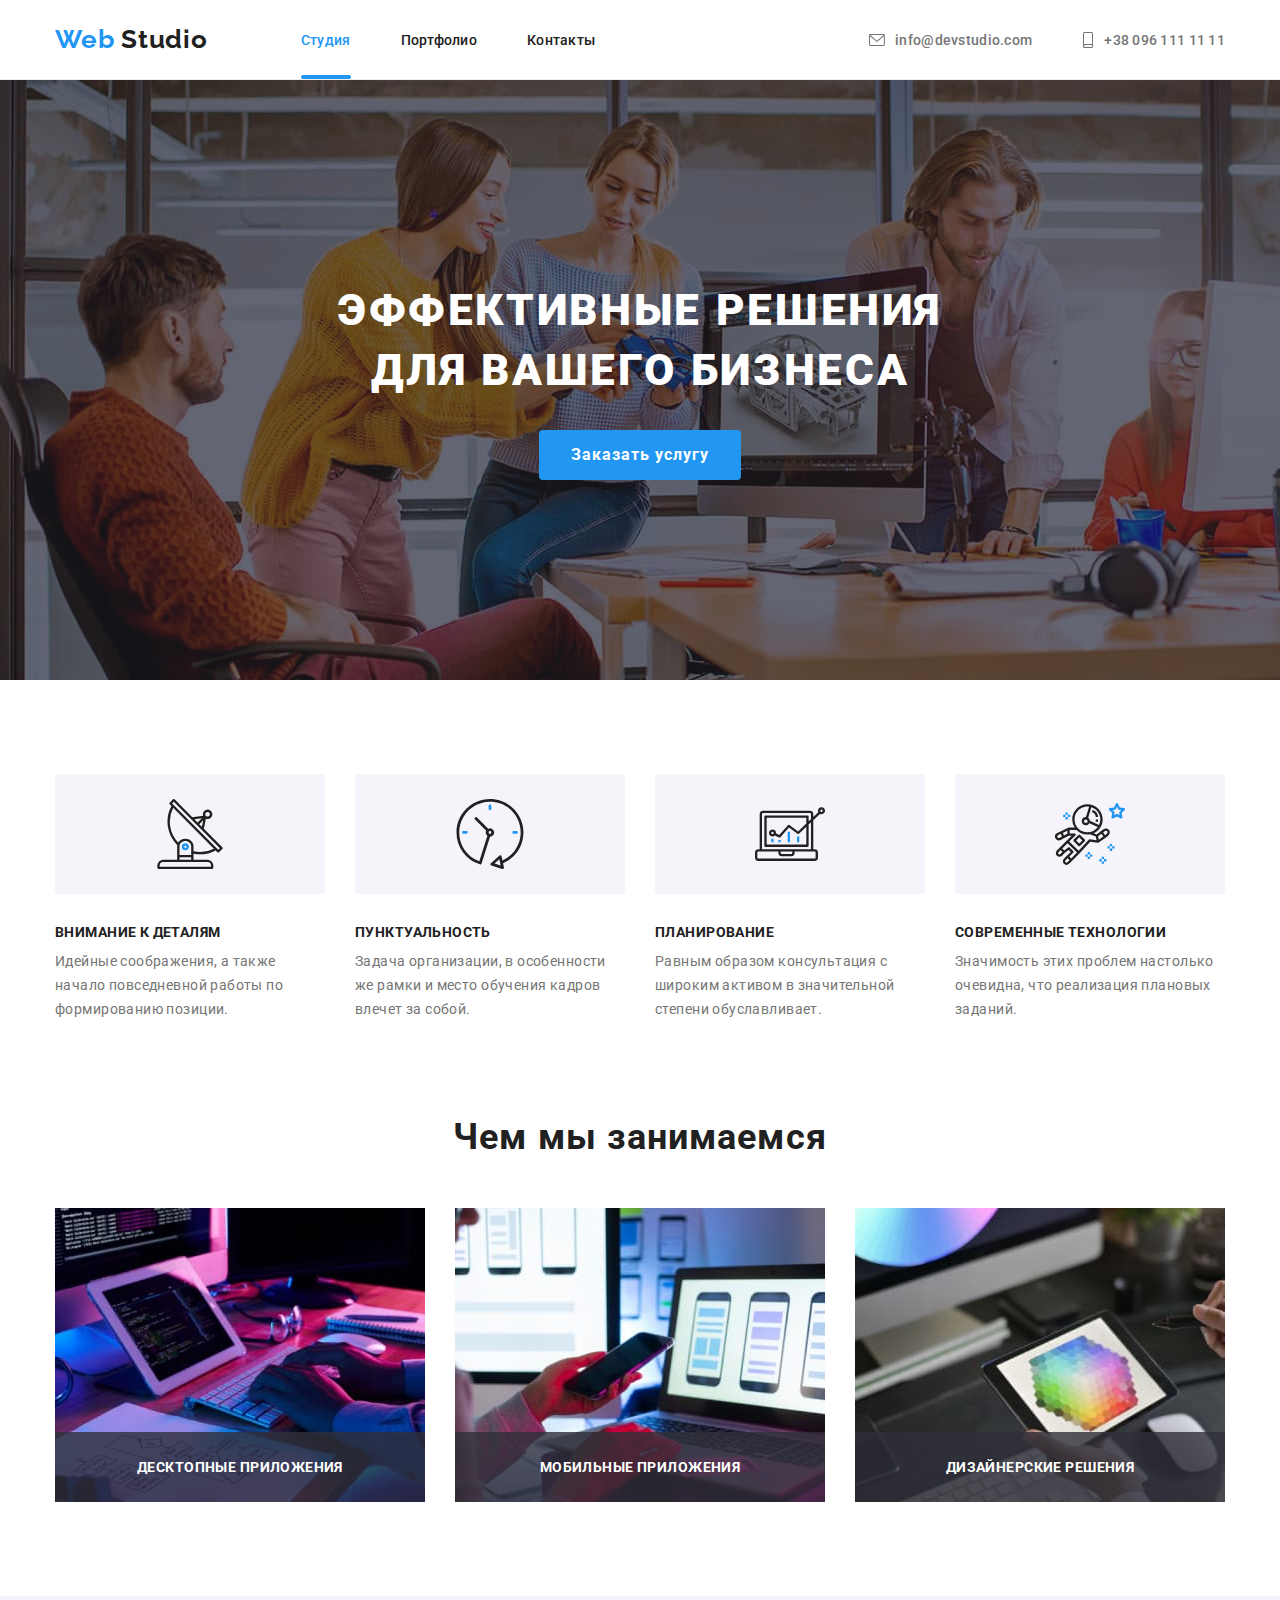
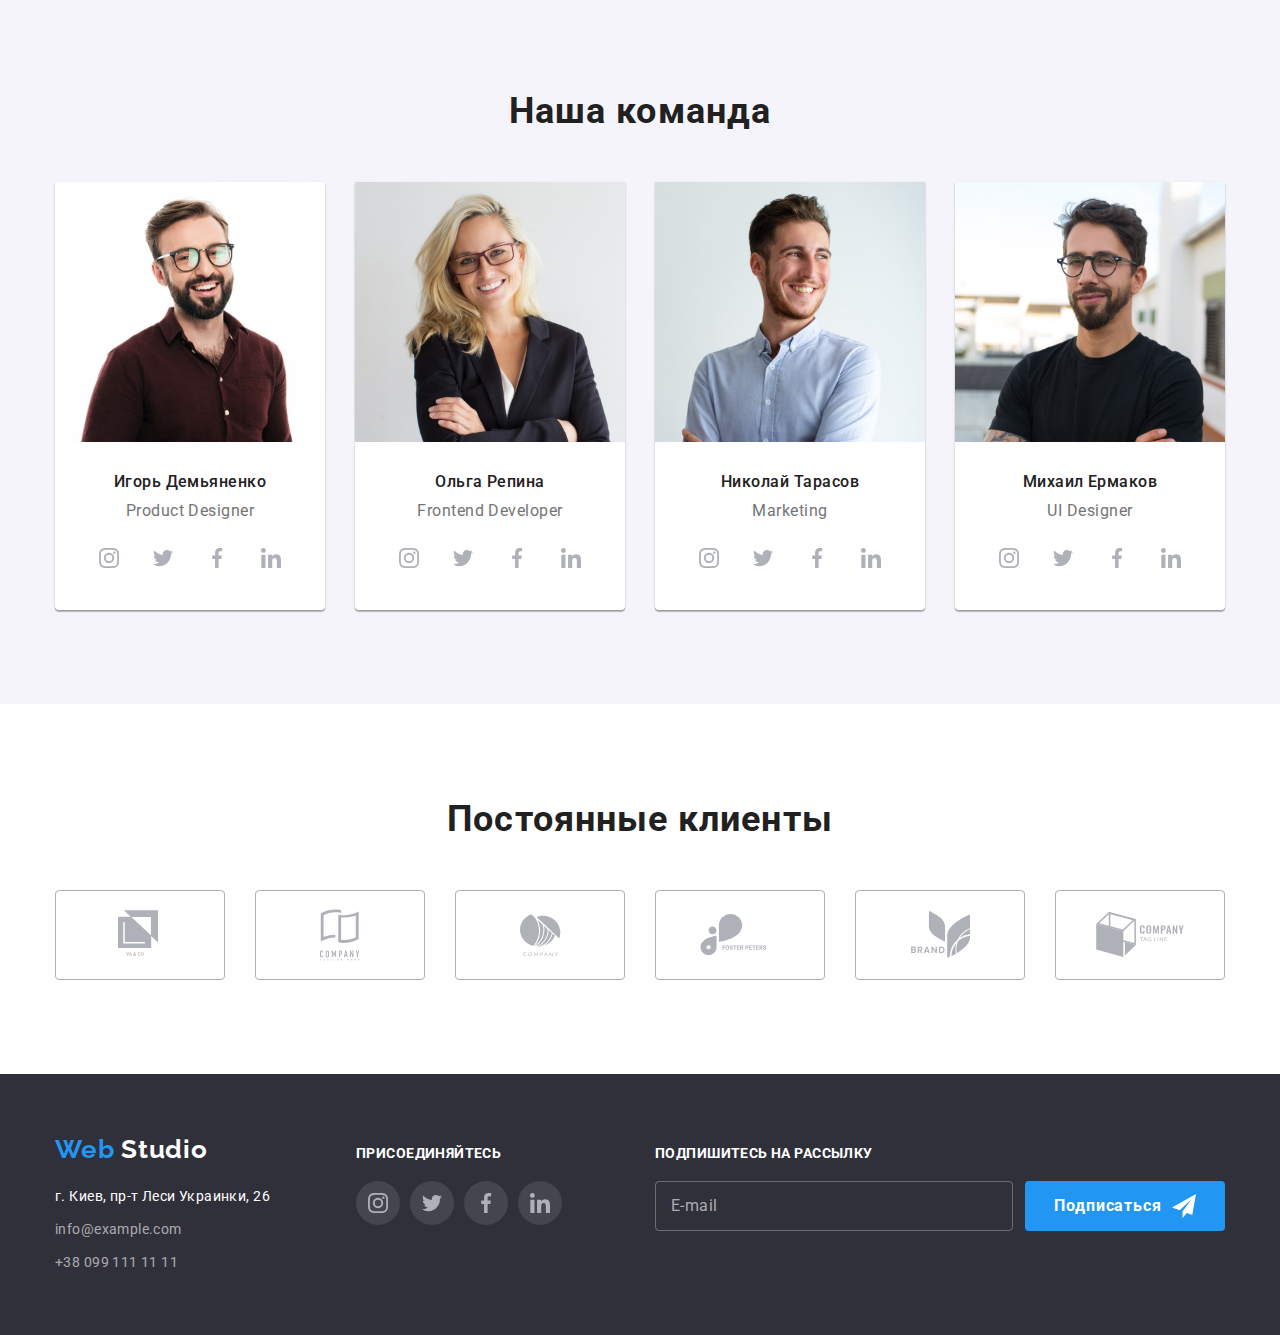
<file: index.html>
<!DOCTYPE html>
<html lang="ru">
  <head>
    <meta charset="UTF-8" />
    <meta name="viewport" content="width=device-width, initial-scale=1.0" />
    <title>Web Studio</title>
    <link rel="preconnect" href="https://fonts.gstatic.com" />
    <link
      href="https://fonts.googleapis.com/css2?family=Raleway:wght@700&family=Roboto:wght@400;500;700;900&display=swap"
      rel="stylesheet"
    />
    <link
      rel="stylesheet"
      href="https://cdnjs.cloudflare.com/ajax/libs/modern-normalize/1.0.0/modern-normalize.min.css"
    />
    <link rel="stylesheet" href="./css/main.min.css" />
  </head>
  <body>
    <header class="header">
      <div class="container">
        <nav class="navigation">
          <a class="logo header-logo link" href="./"
            ><span lang="en" class="logo__decor">Web</span> Studio</a
          >
          <ul class="nav-list list">
            <li class="nav-list__item">
              <a class="navigation__link page link" href="">Студия</a>
            </li>
            <li class="nav-list__item">
              <a class="navigation__link link" href="./portfolio.html">Портфолио</a>
            </li>
            <li class="nav-list__item">
              <a class="navigation__link link" href="">Контакты</a>
            </li>
          </ul>
        </nav>
        <ul class="contacts list">
          <li class="contacts__item">
            <a class="contacts__link link" href="mailto:info@devstudio.com">
              <svg class="contacts__icon mail">
                <use href="./img/sprit-icon.svg#icon-mail"></use>
              </svg>
              info@devstudio.com
            </a>
          </li>
          <li class="contacts__item">
            <a class="contacts__link link" href="tel:+380961111111"
              ><svg class="contacts__icon phone">
                <use href="./img/sprit-icon.svg#icon-smartphone"></use>
              </svg>
              +38 096 111 11 11
            </a>
          </li>
        </ul>
      </div>
    </header>

    <main>
      <!-- ============ HERO ============ -->

      <section class="hero">
        <div class="container">
          <h1 class="hero__title">Эффективные решения для вашего бизнеса</h1>
          <button class="hero__btn button" type="button" data-modal-open>Заказать услугу</button>
        </div>
      </section>

      <!-- ============ ADVANTAGES ============ -->
      <section class="section advantages">
        <div class="container">
          <h2 class="visualli-hidden">Наши преимущества</h2>
          <ul class="advantages-list list">
            <li class="advantages-list__item">
              <div class="box">
                <svg class="box__icon">
                  <use href="./img/sprit-icon.svg#icon-antenna"></use>
                </svg>
              </div>
              <h3 class="advantages-list__title">Внимание к деталям</h3>
              <p class="advantages-list__text">
                Идейные соображения, а также начало повседневной работы по формированию позиции.
              </p>
            </li>
            <li class="advantages-list__item">
              <div class="box">
                <svg class="box__icon">
                  <use href="./img/sprit-icon.svg#icon-clock"></use>
                </svg>
              </div>
              <h3 class="advantages-list__title">Пунктуальность</h3>
              <p class="advantages-list__text">
                Задача организации, в особенности же рамки и место обучения кадров влечет за собой.
              </p>
            </li>
            <li class="advantages-list__item">
              <div class="box">
                <svg class="box__icon">
                  <use href="./img/sprit-icon.svg#icon-diagram"></use>
                </svg>
              </div>
              <h3 class="advantages-list__title">Планирование</h3>
              <p class="advantages-list__text">
                Равным образом консультация с широким активом в значительной степени обуславливает.
              </p>
            </li>
            <li class="advantages-list__item">
              <div class="box">
                <svg class="box__icon">
                  <use href="./img/sprit-icon.svg#icon-astronaut"></use>
                </svg>
              </div>
              <h3 class="advantages-list__title">Современные технологии</h3>
              <p class="advantages-list__text">
                Значимость этих проблем настолько очевидна, что реализация плановых заданий.
              </p>
            </li>
          </ul>
        </div>
      </section>

      <!-- ============ SERVICES ============ -->

      <section class="section services">
        <div class="container">
          <h2 class="title">Чем мы занимаемся</h2>
          <ul class="services-list list">
            <li class="services-list__item">
              <div class="thumb">
                <img
                  class="thumb__img"
                  src="./img/section1/img1.jpg"
                  alt="Набирает код на клавиатуре"
                />
                <p class="thumb__text">Десктопные приложения</p>
              </div>
            </li>
            <li class="services-list__item">
              <div class="thumb">
                <img
                  class="thumb__img"
                  src="./img/section1/img2.jpg"
                  alt="Работа над интерфейсом приложения"
                />
                <p class="thumb__text">Мобильные приложения</p>
              </div>
            </li>
            <li class="services-list__item">
              <div class="thumb">
                <img class="thumb__img" src="./img/section1/img3.jpg" alt="Подбирает оттенок" />
                <p class="thumb__text">Дизайнерские решения</p>
              </div>
            </li>
          </ul>
        </div>
      </section>

      <!-- ============ TEAM ============ -->

      <section class="section team">
        <div class="container">
          <h2 class="title">Наша команда</h2>
          <ul class="team-list list">
            <li class="team-list__item">
              <img
                class="team-list__img"
                src="./img/workers/img1.jpg"
                alt="фото дизайнера"
                width="270"
                height="260"
              />
              <div class="team-card">
                <h3 class="team-card__title">Игорь Демьяненко</h3>
                <p class="team-card__text" lang="en">Product Designer</p>
                <!-- SOCIAL -->
                <ul class="social list">
                  <li class="social__item">
                    <a class="social__link" href=""
                      ><svg class="social__icon">
                        <use href="./img/sprit-icon.svg#icon-instagram"></use>
                      </svg>
                    </a>
                  </li>
                  <li class="social__item">
                    <a class="social__link" href=""
                      ><svg class="social__icon">
                        <use href="./img/sprit-icon.svg#icon-twitter"></use>
                      </svg>
                    </a>
                  </li>
                  <li class="social__item">
                    <a class="social__link" href=""
                      ><svg class="social__icon">
                        <use href="./img/sprit-icon.svg#icon-facebook"></use>
                      </svg>
                    </a>
                  </li>
                  <li class="social__item">
                    <a class="social__link" href=""
                      ><svg class="social__icon">
                        <use href="./img/sprit-icon.svg#icon-linkedin"></use>
                      </svg>
                    </a>
                  </li>
                </ul>
              </div>
            </li>
            <li class="team-list__item">
              <img
                class="team-list__img"
                src="./img/workers/img2.jpg"
                alt="фото разработчика"
                width="270"
                height="260"
              />
              <div class="team-card">
                <h3 class="team-card__title">Ольга Репина</h3>
                <p class="team-card__text" lang="en">Frontend Developer</p>
                <!-- SOCIAL -->
                <ul class="social list">
                  <li class="social__item">
                    <a class="social__link" href=""
                      ><svg class="social__icon">
                        <use href="./img/sprit-icon.svg#icon-instagram"></use>
                      </svg>
                    </a>
                  </li>
                  <li class="social__item">
                    <a class="social__link" href=""
                      ><svg class="social__icon">
                        <use href="./img/sprit-icon.svg#icon-twitter"></use>
                      </svg>
                    </a>
                  </li>
                  <li class="social__item">
                    <a class="social__link" href=""
                      ><svg class="social__icon">
                        <use href="./img/sprit-icon.svg#icon-facebook"></use>
                      </svg>
                    </a>
                  </li>
                  <li class="social__item">
                    <a class="social__link" href=""
                      ><svg class="social__icon">
                        <use href="./img/sprit-icon.svg#icon-linkedin"></use>
                      </svg>
                    </a>
                  </li>
                </ul>
              </div>
            </li>
            <li class="team-list__item">
              <img
                class="team-list__img"
                src="./img/workers/img3.jpg"
                alt="фото маркетолога"
                width="270"
                height="260"
              />
              <div class="team-card">
                <h3 class="team-card__title">Николай Тарасов</h3>
                <p class="team-card__text" lang="en">Marketing</p>
                <!-- SOCIAL -->
                <ul class="social list">
                  <li class="social__item">
                    <a class="social__link" href=""
                      ><svg class="social__icon">
                        <use href="./img/sprit-icon.svg#icon-instagram"></use>
                      </svg>
                    </a>
                  </li>
                  <li class="social__item">
                    <a class="social__link" href=""
                      ><svg class="social__icon">
                        <use href="./img/sprit-icon.svg#icon-twitter"></use>
                      </svg>
                    </a>
                  </li>
                  <li class="social__item">
                    <a class="social__link" href=""
                      ><svg class="social__icon">
                        <use href="./img/sprit-icon.svg#icon-facebook"></use>
                      </svg>
                    </a>
                  </li>
                  <li class="social__item">
                    <a class="social__link" href=""
                      ><svg class="social__icon">
                        <use href="./img/sprit-icon.svg#icon-linkedin"></use>
                      </svg>
                    </a>
                  </li>
                </ul>
              </div>
            </li>
            <li class="team-list__item">
              <img
                class="team-list__img"
                src="./img/workers/img4.jpg"
                alt="фото дизайнера"
                width="270"
                height="260"
              />
              <div class="team-card">
                <h3 class="team-card__title">Михаил Ермаков</h3>
                <p class="team-card__text" lang="en">UI Designer</p>
                <!-- SOCIAL -->
                <ul class="social list">
                  <li class="social__item">
                    <a class="social__link" href=""
                      ><svg class="social__icon">
                        <use href="./img/sprit-icon.svg#icon-instagram"></use>
                      </svg>
                    </a>
                  </li>
                  <li class="social__item">
                    <a class="social__link" href=""
                      ><svg class="social__icon">
                        <use href="./img/sprit-icon.svg#icon-twitter"></use>
                      </svg>
                    </a>
                  </li>
                  <li class="social__item">
                    <a class="social__link" href=""
                      ><svg class="social__icon">
                        <use href="./img/sprit-icon.svg#icon-facebook"></use>
                      </svg>
                    </a>
                  </li>
                  <li class="social__item">
                    <a class="social__link" href="">
                      <svg class="social__icon">
                        <use href="./img/sprit-icon.svg#icon-linkedin"></use>
                      </svg>
                    </a>
                  </li>
                </ul>
              </div>
            </li>
          </ul>
        </div>
      </section>

      <!-- ============ OUR CLIENTS ============ -->

      <section class="section clients">
        <div class="container">
          <h2 class="title">Постоянные клиенты</h2>
          <ul class="clients-list list">
            <li class="clients-list__item">
              <a class="clients-link" href="">
                <svg class="clients-link__icon" width="44.27" height="49.23">
                  <use href="./img/sprit-icon.svg#icon-client1"></use>
                </svg>
              </a>
            </li>
            <li class="clients-list__item">
              <a class="clients-link" href=""
                ><svg class="clients-link__icon" width="40" height="52">
                  <use href="./img/sprit-icon.svg#icon-client2"></use>
                </svg>
              </a>
            </li>
            <li class="clients-list__item">
              <a class="clients-link" href=""
                ><svg class="clients-link__icon" width="41" height="42.6">
                  <use href="./img/sprit-icon.svg#icon-client3"></use>
                </svg>
              </a>
            </li>
            <li class="clients-list__item">
              <a class="clients-link" href=""
                ><svg class="clients-link__icon" width="79.66" height="42">
                  <use href="./img/sprit-icon.svg#icon-client4"></use>
                </svg>
              </a>
            </li>
            <li class="clients-list__item">
              <a class="clients-link" href=""
                ><svg class="clients-link__icon" width="59" height="47">
                  <use href="./img/sprit-icon.svg#icon-client5"></use>
                </svg>
              </a>
            </li>
            <li class="clients-list__item">
              <a class="clients-link" href=""
                ><svg class="clients-link__icon" width="88.48" height="45.44">
                  <use href="./img/sprit-icon.svg#icon-client6"></use>
                </svg>
              </a>
            </li>
          </ul>
        </div>
      </section>
    </main>

    <!--  ============ FOOTER ============ -->

    <footer class="footer">
      <div class="container">
        <div class="contacts-box">
          <a class="logo footer-logo link" href="./"
            ><span lang="en" class="logo__decor">Web</span> Studio
          </a>
          <address class="footer-contacts">
            <p class="footer-contacts__address">г. Киев, пр-т Леси Украинки, 26</p>
            <ul class="footer-contacts-list list">
              <li class="footer-contacts-list__item">
                <a class="footer-contacts__link link" href="mailto:info@example.com"
                  >info@example.com
                </a>
              </li>
              <li class="footer-contacts-list__item">
                <a class="footer-contacts__link link" href="tel:+380961111111">+38 099 111 11 11</a>
              </li>
            </ul>
          </address>
        </div>
        <div class="social-box">
          <p class="footer-appeal">Присоединяйтесь</p>
          <ul class="social list">
            <li class="social__item">
              <a class="social__link footer-social" href=""
                ><svg class="social__icon">
                  <use href="./img/sprit-icon.svg#icon-instagram"></use>
                </svg>
              </a>
            </li>
            <li class="social__item">
              <a class="social__link footer-social" href=""
                ><svg class="social__icon">
                  <use href="./img/sprit-icon.svg#icon-twitter"></use>
                </svg>
              </a>
            </li>
            <li class="social__item">
              <a class="social__link footer-social" href=""
                ><svg class="social__icon">
                  <use href="./img/sprit-icon.svg#icon-facebook"></use>
                </svg>
              </a>
            </li>
            <li class="social__item">
              <a class="social__link footer-social" href=""
                ><svg class="social__icon">
                  <use href="./img/sprit-icon.svg#icon-linkedin"></use>
                </svg>
              </a>
            </li>
          </ul>
        </div>
        <div class="form-box">
          <p class="footer-appeal">Подпишитесь на рассылку</p>
          <form class="footer-form">
            <input
              class="footer-form__input"
              name="email"
              type="email"
              placeholder="E-mail"
              required
            />
            <button class="button footer-form__btn" type="submit">
              Подписаться
              <svg class="footer-form__icon" width="24" height="24">
                <use href="./img/sprit-icon.svg#icon-footer-send"></use>
              </svg>
            </button>
          </form>
        </div>
      </div>
    </footer>

    <!-- МОДАЛЬНОЕ ОКНО -->
    <div class="backdrop is-hidden" data-modal>
      <div class="modal">
        <button class="modal-close" type="button" data-modal-close>
          <svg class="modal-close__icon" width="18" height="18">
            <use href="./img/sprit-icon.svg#icon-close"></use>
          </svg>
        </button>
        <h2 class="modal__title">Оставьте свои данные, мы вам перезвоним</h2>
        <form class="modal-form">
          <div class="modal-form__box">
            <label class="modal-form__label" for="user-name">Имя</label>
            <input class="modal-form__input" type="text" name="user-name" id="user-name" />
            <svg class="modal-form__icon" width="18" height="18">
              <use href="./img/sprit-icon.svg#icon-person-modal"></use>
            </svg>
          </div>
          <div class="modal-form__box">
            <label class="modal-form__label" for="user-phone">Телефон</label>
            <input class="modal-form__input" type="tel" name="user-phone" id="user-phone" />
            <svg class="modal-form__icon" width="18" height="18">
              <use href="./img/sprit-icon.svg#icon-phone-modal"></use>
            </svg>
          </div>
          <div class="modal-form__box">
            <label class="modal-form__label" for="user-mail">Почта</label>
            <input
              class="modal-form__input"
              type="email"
              name="user-mail"
              id="user-mail"
              required
            />
            <svg class="modal-form__icon" width="18" height="18">
              <use href="./img/sprit-icon.svg#icon-email-modal"></use>
            </svg>
          </div>

          <label class="textarea-label">
            Комментарий
            <textarea class="comment" name="comment" placeholder="Введите текст"></textarea>
          </label>

          <input
            class="visualli-hidden consent-input"
            type="checkbox"
            id="consent"
            name="consent"
            required
          />
          <label for="consent" class="checkbox-label">
            Соглашаюсь с рассылкой и принимаю &nbsp;<a href="#">Условия договора</a>
          </label>

          <button class="button modal-form__btn" type="submit">Отправить</button>
        </form>
      </div>
    </div>

    <script src="./js/modal.js"></script>
  </body>
</html>
</file>
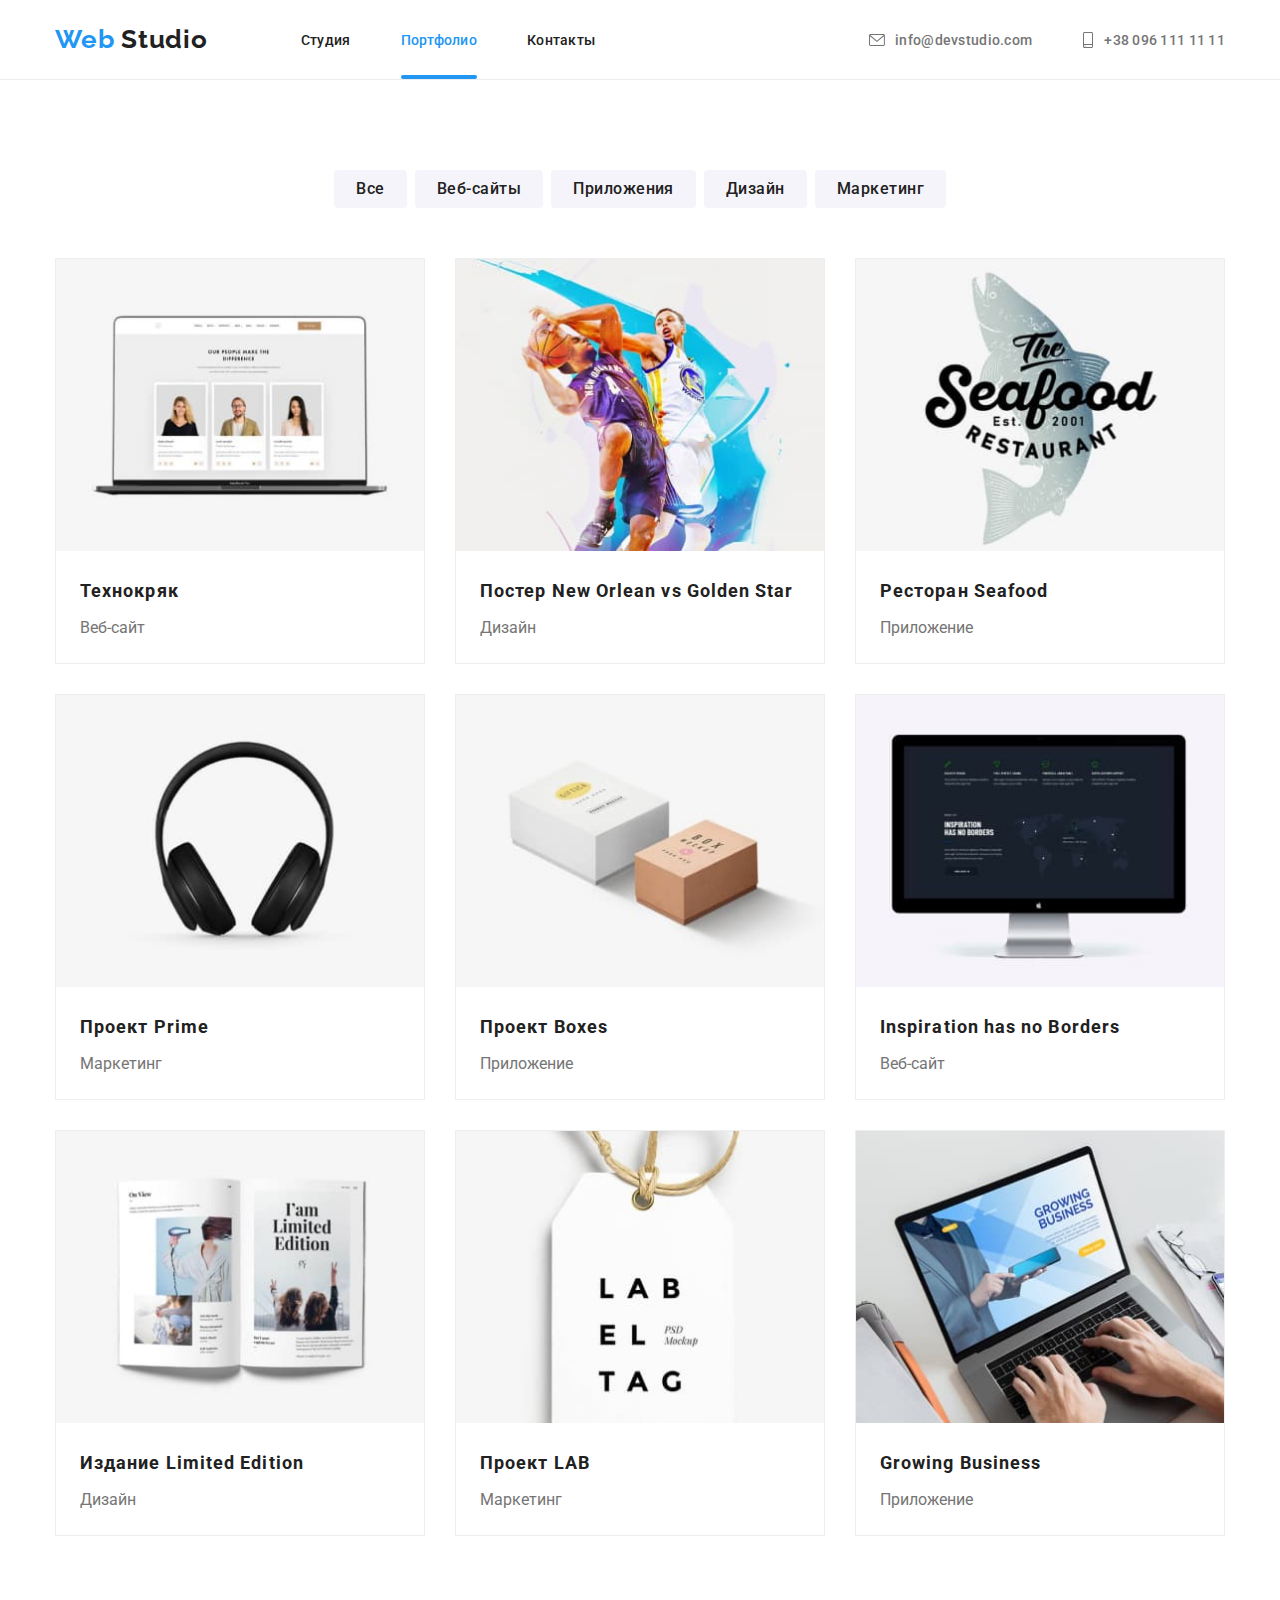
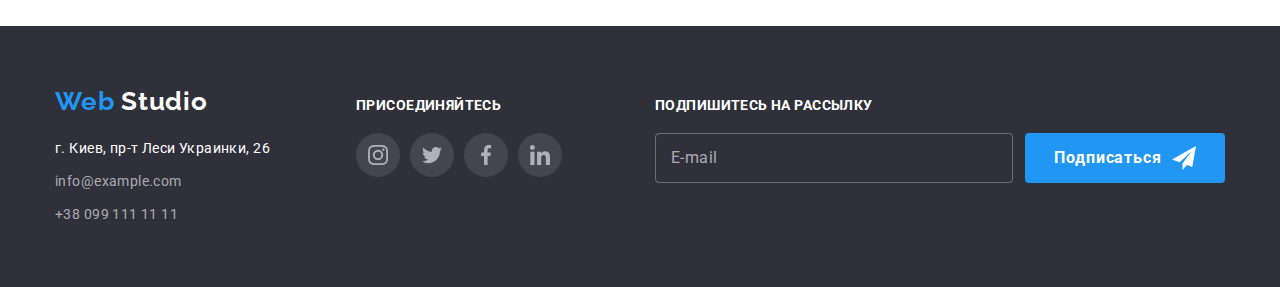
<file: portfolio.html>
<!DOCTYPE html>
<html lang="ru">
  <head>
    <meta charset="UTF-8" />
    <meta name="viewport" content="width=device-width, initial-scale=1.0" />
    <title>Portfolio</title>
    <link rel="preconnect" href="https://fonts.gstatic.com" />
    <link
      href="https://fonts.googleapis.com/css2?family=Raleway:wght@700&family=Roboto:wght@400;500;700;900&display=swap"
      rel="stylesheet"
    />
    <link
      rel="stylesheet"
      href="https://cdnjs.cloudflare.com/ajax/libs/modern-normalize/1.0.0/modern-normalize.min.css"
    />
    <link rel="stylesheet" href="./css/main.min.css" />
  </head>
  <body>
    <header class="header">
      <div class="container">
        <nav class="navigation">
          <a class="logo header-logo link" href="./"
            ><span lang="en" class="logo__decor">Web</span> Studio</a
          >
          <ul class="nav-list list">
            <li class="nav-list__item">
              <a class="navigation__link link" href="./index.html">Студия</a>
            </li>
            <li class="nav-list__item">
              <a class="navigation__link page link" href="./">Портфолио</a>
            </li>
            <li class="nav-list__item">
              <a class="navigation__link link" href="">Контакты</a>
            </li>
          </ul>
        </nav>
        <ul class="contacts list">
          <li class="contacts__item">
            <a class="contacts__link link" href="mailto:info@devstudio.com">
              <svg class="contacts__icon mail">
                <use href="./img/sprit-icon.svg#icon-mail"></use>
              </svg>
              info@devstudio.com
            </a>
          </li>
          <li class="contacts__item">
            <a class="contacts__link link" href="tel:+380961111111"
              ><svg class="contacts__icon phone">
                <use href="./img/sprit-icon.svg#icon-smartphone"></use>
              </svg>
              +38 096 111 11 11
            </a>
          </li>
        </ul>
      </div>
    </header>

    <main class="page-portfolio">
      <!-- ============ PORFOLIO ============ -->

      <section class="portfolio">
        <h1 class="visualli-hidden">Портфолио</h1>

        <div class="container">
          <ul class="portfolio-nav list">
            <li class="portfolio-nav__item">
              <button class="portfolio-nav__btn button" type="button">Все</button>
            </li>
            <li class="portfolio-nav__item">
              <button class="portfolio-nav__btn button" type="button">Веб-сайты</button>
            </li>
            <li class="portfolio-nav__item">
              <button class="portfolio-nav__btn button" type="button">Приложения</button>
            </li>
            <li class="portfolio-nav__item">
              <button class="portfolio-nav__btn button" type="button">Дизайн</button>
            </li>
            <li class="portfolio-nav__item">
              <button class="portfolio-nav__btn button" type="button">Маркетинг</button>
            </li>
          </ul>

          <!-- ============ WORK EXAMPLES ============ -->

          <div class="work-examples-box">
            <h2 class="visualli-hidden">Примеры работ</h2>
            <ul class="work-list list">
              <li class="work-list__item">
                <a class="work-examples-card link" href="">
                  <div class="thumb">
                    <img
                      class="work-examples-card__img"
                      src="./img/portfolio/tehnokriak.jpg"
                      alt="Страница сайта"
                    />
                    <p class="hover-text">
                      Технокряк это современная площадка распространения коронавируса. Компании
                      используют эту платформу для цифрового шпионажа и атак на защищённые сервера
                      конкурентов.
                    </p>
                  </div>
                  <div class="img-description">
                    <h3 class="img-description__title">Технокряк</h3>
                    <p class="img-description__text">Веб-сайт</p>
                  </div>
                </a>
              </li>
              <li class="work-list__item">
                <a class="work-examples-card link" href="">
                  <div class="thumb">
                    <img
                      class="work-examples-card__img"
                      src="./img/portfolio/poster.jpg"
                      alt="Игра в баскетбол"
                    />

                    <p class="hover-text">
                      Технокряк это современная площадка распространения коронавируса. Компании
                      используют эту платформу для цифрового шпионажа и атак на защищённые сервера
                      конкурентов.
                    </p>
                  </div>
                  <div class="img-description">
                    <h3 class="img-description__title">
                      Постер <span lang="en">New Orlean vs Golden Star</span>
                    </h3>
                    <p class="img-description__text">Дизайн</p>
                  </div>
                </a>
              </li>
              <li class="work-list__item">
                <a class="work-examples-card link" href="">
                  <div class="thumb">
                    <img
                      class="work-examples-card__img"
                      src="./img/portfolio/restourant.jpg"
                      alt="Рыба - логотип ресторана"
                    />

                    <p class="hover-text">
                      Технокряк это современная площадка распространения коронавируса. Компании
                      используют эту платформу для цифрового шпионажа и атак на защищённые сервера
                      конкурентов.
                    </p>
                  </div>
                  <div class="img-description">
                    <h3 class="img-description__title">Ресторан <span lang="en">Seafood</span></h3>
                    <p class="img-description__text">Приложение</p>
                  </div>
                </a>
              </li>
              <li class="work-list__item">
                <a class="work-examples-card link" href="">
                  <div class="thumb">
                    <img
                      class="work-examples-card__img"
                      src="./img/portfolio/prime.jpg"
                      alt="Наушники"
                    />

                    <p class="hover-text">
                      Технокряк это современная площадка распространения коронавируса. Компании
                      используют эту платформу для цифрового шпионажа и атак на защищённые сервера
                      конкурентов.
                    </p>
                  </div>
                  <div class="img-description">
                    <h3 class="img-description__title">Проект <span lang="en">Prime</span></h3>
                    <p class="img-description__text">Маркетинг</p>
                  </div>
                </a>
              </li>
              <li class="work-list__item">
                <a class="work-examples-card link" href="">
                  <div class="thumb">
                    <img
                      class="work-examples-card__img"
                      src="./img/portfolio/boxes.jpg"
                      alt="Две коробки"
                    />

                    <p class="hover-text">
                      Технокряк это современная площадка распространения коронавируса. Компании
                      используют эту платформу для цифрового шпионажа и атак на защищённые сервера
                      конкурентов.
                    </p>
                  </div>
                  <div class="img-description">
                    <h3 class="img-description__title">Проект <span lang="en">Boxes</span></h3>
                    <p class="img-description__text">Приложение</p>
                  </div>
                </a>
              </li>
              <li class="work-list__item">
                <a class="work-examples-card link" href="">
                  <div class="thumb">
                    <img
                      class="work-examples-card__img"
                      src="./img/portfolio/inspiration.jpg"
                      alt="Страница сайта"
                    />

                    <p class="hover-text">
                      Технокряк это современная площадка распространения коронавируса. Компании
                      используют эту платформу для цифрового шпионажа и атак на защищённые сервера
                      конкурентов.
                    </p>
                  </div>
                  <div class="img-description">
                    <h3 class="img-description__title" lang="en">Inspiration has no Borders</h3>
                    <p class="img-description__text">Веб-сайт</p>
                  </div>
                </a>
              </li>
              <li class="work-list__item">
                <a class="work-examples-card link" href="">
                  <div class="thumb">
                    <img
                      class="work-examples-card__img"
                      src="./img/portfolio/edition.jpg"
                      alt="Разворот журнала"
                    />

                    <p class="hover-text">
                      Технокряк это современная площадка распространения коронавируса. Компании
                      используют эту платформу для цифрового шпионажа и атак на защищённые сервера
                      конкурентов.
                    </p>
                  </div>
                  <div class="img-description">
                    <h3 class="img-description__title">
                      Издание <span lang="en">Limited Edition</span>
                    </h3>
                    <p class="img-description__text">Дизайн</p>
                  </div>
                </a>
              </li>
              <li class="work-list__item">
                <a class="work-examples-card link" href="">
                  <div class="thumb">
                    <img
                      class="work-examples-card__img"
                      src="./img/portfolio/lab.jpg"
                      alt="Бирка"
                    />

                    <p class="hover-text">
                      Технокряк это современная площадка распространения коронавируса. Компании
                      используют эту платформу для цифрового шпионажа и атак на защищённые сервера
                      конкурентов.
                    </p>
                  </div>
                  <div class="img-description">
                    <h3 class="img-description__title">Проект <span lang="en">LAB</span></h3>
                    <p class="img-description__text">Маркетинг</p>
                  </div>
                </a>
              </li>
              <li class="work-list__item">
                <a class="work-examples-card link" href="">
                  <div class="thumb">
                    <img
                      class="work-examples-card__img"
                      src="./img/portfolio/business.jpg"
                      alt="Приложение открытое на ноутбуке"
                    />

                    <p class="hover-text">
                      Технокряк это современная площадка распространения коронавируса. Компании
                      используют эту платформу для цифрового шпионажа и атак на защищённые сервера
                      конкурентов.
                    </p>
                  </div>
                  <div class="img-description">
                    <h3 class="img-description__title" lang="en">Growing Business</h3>
                    <p class="img-description__text">Приложение</p>
                  </div>
                </a>
              </li>
            </ul>
          </div>
        </div>
      </section>
    </main>
    <footer class="footer">
      <div class="container">
        <div class="contacts-box">
          <a class="logo footer-logo link" href="./"
            ><span lang="en" class="logo__decor">Web</span> Studio
          </a>
          <address class="footer-contacts">
            <p class="footer-contacts__address">г. Киев, пр-т Леси Украинки, 26</p>
            <ul class="footer-contacts-list list">
              <li class="footer-contacts-list__item">
                <a class="footer-contacts__link link" href="mailto:info@example.com"
                  >info@example.com
                </a>
              </li>
              <li class="footer-contacts-list__item">
                <a class="footer-contacts__link link" href="tel:+380961111111">+38 099 111 11 11</a>
              </li>
            </ul>
          </address>
        </div>
        <div class="social-box">
          <p class="footer-appeal">Присоединяйтесь</p>
          <ul class="social list">
            <li class="social__item">
              <a class="social__link footer-social" href=""
                ><svg class="social__icon">
                  <use href="./img/sprit-icon.svg#icon-instagram"></use>
                </svg>
              </a>
            </li>
            <li class="social__item">
              <a class="social__link footer-social" href=""
                ><svg class="social__icon">
                  <use href="./img/sprit-icon.svg#icon-twitter"></use>
                </svg>
              </a>
            </li>
            <li class="social__item">
              <a class="social__link footer-social" href=""
                ><svg class="social__icon">
                  <use href="./img/sprit-icon.svg#icon-facebook"></use>
                </svg>
              </a>
            </li>
            <li class="social__item">
              <a class="social__link footer-social" href=""
                ><svg class="social__icon">
                  <use href="./img/sprit-icon.svg#icon-linkedin"></use>
                </svg>
              </a>
            </li>
          </ul>
        </div>
        <div class="form-box">
          <p class="footer-appeal">Подпишитесь на рассылку</p>
          <form class="footer-form">
            <input
              class="footer-form__input"
              name="email"
              type="email"
              placeholder="E-mail"
              required
            />
            <button class="button footer-form__btn" type="submit">
              Подписаться
              <svg class="footer-form__icon" width="24" height="24">
                <use href="./img/sprit-icon.svg#icon-footer-send"></use>
              </svg>
            </button>
          </form>
        </div>
      </div>
    </footer>
  </body>
</html>
</file>
<file: css/main.min.css>
:root{--main-text-color: #757575;--accent-color-blue: #2196f3;--text-white-color: #ffffff;--color-head-link-title: #212121;--border-header: #ececec;--hero-background-color: #2f303a;--hero-btn-hover: #188ce8;--work-examples-border: #eeeeee;--background-grey-color: #f5f4fa;--footer-link-color: rgba(255, 255, 255, 0.6);--icon-header-color: #757575;--icon-social-color: #afb1b8;--hero-gradient-color: rgba(47, 48, 58, 0.4);--footer-social-link-color: rgba(255, 255, 255, 0.1);--just-black: #000000;--text-main-font: Roboto, sans-serif;--text-logo-font: Raleway, sans-serif;--card-set-gap: 30px;--hover-cubic: cubic-bezier(0.4, 0, 0.2, 1)}.visualli-hidden{position:absolute;width:1px;height:1px;margin:-1px;border:0;padding:0;white-space:nowrap;-webkit-clip-path:inset(100%);clip-path:inset(100%);clip:rect(0 0 0 0);overflow:hidden}body{font-family:var(--text-main-font);font-weight:400;font-size:14px}h1,h2,h3,p{margin:0}img{display:block;max-width:100%;height:auto}.list{list-style:none;margin:0;padding:0}.link{text-decoration:none}.section{padding-top:94px;padding-bottom:94px}.section.services{padding-top:0}.section.team{background-color:var(--background-grey-color)}.container{width:1200px;margin-left:auto;margin-right:auto;padding-left:15px;padding-right:15px}.title{margin-bottom:50px;font-weight:700;font-size:36px;line-height:1.167;text-align:center;letter-spacing:0.03em;color:var(--color-head-link-title)}.thumb{position:relative;width:100%;height:294px}.logo{display:inline-block;font-family:var(--text-logo-font);font-style:normal;font-weight:700;font-size:26px;line-height:1.193;letter-spacing:0.03em}.logo>.logo__decor{color:var(--accent-color-blue)}.logo.header-logo{padding-top:24px;padding-bottom:24px;color:var(--color-head-link-title)}.logo.footer-logo{margin-bottom:20px;color:var(--text-white-color)}.button{display:block;min-width:200px;padding:8px 30px;color:var(--text-white-color);background-color:var(--accent-color-blue);font-family:var(--text-main-font);font-weight:700;font-size:16px;line-height:1.875;cursor:pointer;letter-spacing:0.06em;border:2px solid transparent;border-radius:4px;-webkit-transition-property:background-color;transition-property:background-color;-webkit-transition-duration:250ms;transition-duration:250ms;-webkit-transition-timing-function:cubic-bezier(0.4, 0, 0.2, 1);transition-timing-function:cubic-bezier(0.4, 0, 0.2, 1)}.button.hero__btn,.button.modal-form__btn{margin-left:auto;margin-right:auto}.button.footer-form__btn{display:-webkit-box;display:-ms-flexbox;display:flex;-webkit-box-pack:center;-ms-flex-pack:center;justify-content:center;-webkit-box-align:center;-ms-flex-align:center;align-items:center;padding:8px 26px 8px 26px}.button:hover,.button:focus{background-color:var(--hero-btn-hover)}.social{display:-webkit-box;display:-ms-flexbox;display:flex}.social__item{width:44px;height:44px}.social__item:not(:last-child){margin-right:10px}.social__link{display:-webkit-box;display:-ms-flexbox;display:flex;-webkit-box-pack:center;-ms-flex-pack:center;justify-content:center;-webkit-box-align:center;-ms-flex-align:center;align-items:center;color:var(--text-white-color);width:100%;height:100%;border-radius:50%;-webkit-transition-property:background-color;transition-property:background-color;-webkit-transition-duration:250ms;transition-duration:250ms;-webkit-transition-timing-function:cubic-bezier(0.4, 0, 0.2, 1);transition-timing-function:cubic-bezier(0.4, 0, 0.2, 1)}.social__link.footer-social{background-color:var(--footer-social-link-color)}.social__link:hover,.social__link:focus{background-color:var(--accent-color-blue)}.social__icon{width:20px;height:20px;fill:var(--icon-social-color);-webkit-transition-property:fill;transition-property:fill;-webkit-transition-duration:250ms;transition-duration:250ms;-webkit-transition-timing-function:cubic-bezier(0.4, 0, 0.2, 1);transition-timing-function:cubic-bezier(0.4, 0, 0.2, 1)}.social__link:hover .social__icon,.social__link:focus .social__icon{fill:currentColor}.header{height:80px;border-bottom:1px solid var(--border-header)}.header>.container{display:-webkit-box;display:-ms-flexbox;display:flex;-webkit-box-pack:start;-ms-flex-pack:start;justify-content:start;-webkit-box-align:center;-ms-flex-align:center;align-items:center}.navigation{display:-webkit-box;display:-ms-flexbox;display:flex;-webkit-box-pack:start;-ms-flex-pack:start;justify-content:start;-webkit-box-align:center;-ms-flex-align:center;align-items:center}.nav-list{display:-webkit-box;display:-ms-flexbox;display:flex;margin-left:93px}.nav-list__item:not(:last-child){position:relative;margin-right:50px}.navigation__link{display:inline-block;padding-top:32px;padding-bottom:31px;color:var(--color-head-link-title);font-weight:500;line-height:1.143;letter-spacing:0.02em;-webkit-transition-property:color;transition-property:color;-webkit-transition-duration:250ms;transition-duration:250ms;-webkit-transition-timing-function:cubic-bezier(0.4, 0, 0.2, 1);transition-timing-function:cubic-bezier(0.4, 0, 0.2, 1)}.navigation__link.page{color:var(--accent-color-blue)}.navigation__link.page::after{position:absolute;left:0;bottom:0;content:"";display:block;width:100%;height:4px;background-color:var(--accent-color-blue);border-radius:2px}.navigation__link:hover,.navigation__link:focus{color:var(--accent-color-blue)}.contacts{display:-webkit-box;display:-ms-flexbox;display:flex;margin-left:auto}.contacts__item:not(:last-child){margin-right:50px}.contacts__link{display:-webkit-inline-box;display:-ms-inline-flexbox;display:inline-flex;-webkit-box-pack:start;-ms-flex-pack:start;justify-content:start;-webkit-box-align:center;-ms-flex-align:center;align-items:center;padding-top:32px;padding-bottom:31px;color:var(--main-text-color);font-weight:500;line-height:1.143;letter-spacing:0.02em;-webkit-transition-property:color;transition-property:color;-webkit-transition-duration:250ms;transition-duration:250ms;-webkit-transition-timing-function:cubic-bezier(0.4, 0, 0.2, 1);transition-timing-function:cubic-bezier(0.4, 0, 0.2, 1)}.contacts__link:hover,.contacts__link:focus{color:var(--accent-color-blue)}.contacts__icon{margin-right:10px;fill:var(--icon-header-color);-webkit-transition-property:fill;transition-property:fill;-webkit-transition-duration:250ms;transition-duration:250ms;-webkit-transition-timing-function:cubic-bezier(0.4, 0, 0.2, 1);transition-timing-function:cubic-bezier(0.4, 0, 0.2, 1)}.contacts__link:hover>.contacts__icon,.contacts__link:focus>.contacts__icon{fill:var(--accent-color-blue)}.contacts__icon.mail{width:16px;height:12px}.contacts__icon.phone{width:12px;height:16px}.hero{height:600px;max-width:1600px;margin:0 auto;padding-top:200px;padding-bottom:200px;background-color:var(--hero-background-color);background-image:-webkit-gradient(linear, left top, left bottom, from(var(--hero-gradient-color)), to(var(--hero-gradient-color))),url("../img/hero-optim.jpg");background-image:linear-gradient(var(--hero-gradient-color), var(--hero-gradient-color)),url("../img/hero-optim.jpg")}.hero__title{max-width:695px;margin-right:auto;margin-left:auto;margin-bottom:30px;color:var(--text-white-color);font-weight:900;font-size:44px;line-height:1.364;text-align:center;letter-spacing:0.06em;text-transform:uppercase}.advantages-list{display:-webkit-box;display:-ms-flexbox;display:flex}.advantages-list__item{max-width:270px}.advantages-list__item:not(:last-child){margin-right:30px}.box{display:-webkit-box;display:-ms-flexbox;display:flex;-webkit-box-pack:center;-ms-flex-pack:center;justify-content:center;-webkit-box-align:center;-ms-flex-align:center;align-items:center;width:270px;height:120px;margin-bottom:30px;border-radius:4px;background-color:var(--background-grey-color)}.box__icon{height:70px;width:70px}.advantages-list__title{margin-bottom:10px;font-weight:700;font-size:14px;line-height:1.143;letter-spacing:0.03em;text-transform:uppercase;color:var(--color-head-link-title)}.advantages-list__text{line-height:1.714;letter-spacing:0.03em;color:var(--main-text-color)}.services-list{display:-webkit-box;display:-ms-flexbox;display:flex}.services-list__item{width:370px}.services-list__item:not(:last-child){margin-right:30px}.thumb__img{width:100%;height:100%}.thumb__text{position:absolute;left:0;bottom:0;width:100%;min-height:70px;display:-webkit-box;display:-ms-flexbox;display:flex;-webkit-box-pack:center;-ms-flex-pack:center;justify-content:center;-webkit-box-align:center;-ms-flex-align:center;align-items:center;background:rgba(47,48,58,0.8);font-weight:700;line-height:1.143;letter-spacing:0.03em;text-transform:uppercase;color:var(--text-white-color)}.team-list{display:-webkit-box;display:-ms-flexbox;display:flex}.team-list__item{background-color:var(--text-white-color);-webkit-box-shadow:0px 1px 3px rgba(0,0,0,0.12),0px 1px 1px rgba(0,0,0,0.14),0px 2px 1px rgba(0,0,0,0.2);box-shadow:0px 1px 3px rgba(0,0,0,0.12),0px 1px 1px rgba(0,0,0,0.14),0px 2px 1px rgba(0,0,0,0.2);border-radius:0px 0px 4px 4px}.team-list__item:not(:last-child){margin-right:30px}.team-card{max-width:270px;padding-top:30px;padding-right:32px;padding-bottom:30px;padding-left:32px}.team-card__title{margin-bottom:10px;font-weight:500;font-size:16px;line-height:1.188;text-align:center;letter-spacing:0.03em;color:var(--color-head-link-title)}.team-card__text{margin-bottom:16px;font-size:16px;line-height:1.188;text-align:center;letter-spacing:0.03em;color:var(--main-text-color)}.clients-list{display:-webkit-box;display:-ms-flexbox;display:flex}.clients-list__item{width:170px;height:90px}.clients-list__item:not(:last-child){margin-right:30px}.clients-link{display:-webkit-box;display:-ms-flexbox;display:flex;-webkit-box-pack:center;-ms-flex-pack:center;justify-content:center;-webkit-box-align:center;-ms-flex-align:center;align-items:center;width:100%;height:100%;border:1px solid var(--icon-social-color);border-radius:4px;-webkit-transition-property:border-color;transition-property:border-color;-webkit-transition-duration:250ms;transition-duration:250ms;-webkit-transition-timing-function:cubic-bezier(0.4, 0, 0.2, 1);transition-timing-function:cubic-bezier(0.4, 0, 0.2, 1)}.clients-link:hover,.clients-link:focus{border:1px solid var(--accent-color-blue)}.clients-link__icon{fill:var(--icon-social-color);-webkit-transition-property:fill;transition-property:fill;-webkit-transition-duration:250ms;transition-duration:250ms;-webkit-transition-timing-function:cubic-bezier(0.4, 0, 0.2, 1);transition-timing-function:cubic-bezier(0.4, 0, 0.2, 1)}.clients-link:hover .clients-link__icon,.clients-link:focus .clients-link__icon{fill:var(--accent-color-blue)}.footer{padding-top:60px;padding-bottom:60px;background-color:var(--hero-background-color)}.footer>.container{display:-webkit-box;display:-ms-flexbox;display:flex;-webkit-box-pack:start;-ms-flex-pack:start;justify-content:start;-webkit-box-align:baseline;-ms-flex-align:baseline;align-items:baseline}.footer .contacts-box{margin-right:70px}.footer .social-box{margin-right:93px}.footer .form-box{margin-left:auto}.footer-contacts__address{width:231px;margin-bottom:9px;font-style:normal;line-height:1.71;letter-spacing:0.03em;color:var(--text-white-color)}.footer-contacts-list__item:not(:last-child){margin-bottom:9px}.footer-contacts__link{font-style:normal;line-height:1.71;letter-spacing:0.03em;color:var(--footer-link-color);-webkit-transition-property:color;transition-property:color;-webkit-transition-duration:250ms;transition-duration:250ms;-webkit-transition-timing-function:cubic-bezier(0.4, 0, 0.2, 1);transition-timing-function:cubic-bezier(0.4, 0, 0.2, 1)}.footer-contacts__link:hover,.footer-contacts__link:focus{color:var(--accent-color-blue)}.footer-appeal{margin-bottom:20px;font-weight:700;font-size:14px;line-height:1.143;letter-spacing:0.03em;text-transform:uppercase;color:var(--text-white-color)}.footer-form{display:-webkit-box;display:-ms-flexbox;display:flex;-webkit-box-pack:center;-ms-flex-pack:center;justify-content:center;-webkit-box-align:center;-ms-flex-align:center;align-items:center}.footer-form__input{width:358px;height:50px;margin-right:12px;padding:14px 15px;background-color:transparent;border:1px solid rgba(255,255,255,0.3);border-radius:4px;color:var(--text-white-color)}.footer-form__input::-webkit-input-placeholder{font-family:inherit;font-size:16px;line-height:1.25;letter-spacing:0.03em;color:rgba(255,255,255,0.6)}.footer-form__input:-ms-input-placeholder{font-family:inherit;font-size:16px;line-height:1.25;letter-spacing:0.03em;color:rgba(255,255,255,0.6)}.footer-form__input::-ms-input-placeholder{font-family:inherit;font-size:16px;line-height:1.25;letter-spacing:0.03em;color:rgba(255,255,255,0.6)}.footer-form__input::placeholder{font-family:inherit;font-size:16px;line-height:1.25;letter-spacing:0.03em;color:rgba(255,255,255,0.6)}.footer-form__icon{margin-left:10px}.backdrop{position:absolute;top:0;left:0;width:100%;min-height:1024px;background-color:rgba(0,0,0,0.2);opacity:1;-webkit-transition-property:all;transition-property:all;-webkit-transition-duration:250ms;transition-duration:250ms;-webkit-transition-timing-function:cubic-bezier(0.4, 0, 0.2, 1);transition-timing-function:cubic-bezier(0.4, 0, 0.2, 1)}.backdrop.is-hidden{visibility:hidden;pointer-events:none;opacity:0}.modal{position:absolute;top:50%;left:50%;-webkit-transform:translate(-50%, -50%);transform:translate(-50%, -50%);width:528px;min-height:581px;padding:40px;background-color:var(--text-white-color);-webkit-box-shadow:0px 1px 3px rgba(0,0,0,0.12),0px 1px 1px rgba(0,0,0,0.14),0px 2px 1px rgba(0,0,0,0.2);box-shadow:0px 1px 3px rgba(0,0,0,0.12),0px 1px 1px rgba(0,0,0,0.14),0px 2px 1px rgba(0,0,0,0.2);border-radius:4px}.modal-close{position:absolute;top:8px;right:8px;width:30px;height:30px;padding:0;margin:0;display:-webkit-box;display:-ms-flexbox;display:flex;-webkit-box-pack:center;-ms-flex-pack:center;justify-content:center;-webkit-box-align:center;-ms-flex-align:center;align-items:center;background-color:var(--text-white-color);border:1px solid rgba(0,0,0,0.1);border-radius:50%;cursor:pointer}.modal-close__icon{fill:var(--just-black);-webkit-transition-property:fill;transition-property:fill;-webkit-transition-duration:250ms;transition-duration:250ms;-webkit-transition-timing-function:cubic-bezier(0.4, 0, 0.2, 1);transition-timing-function:cubic-bezier(0.4, 0, 0.2, 1)}.modal-close:hover .modal-close__icon,.modal-close:focus .modal-close__icon{fill:var(--accent-color-blue)}.modal__title{margin-bottom:12px;font-weight:700;font-size:20px;line-height:1.15;text-align:center;letter-spacing:0.03em;color:var(--color-head-link-title)}.modal-form__box{position:relative;margin-bottom:10px}.modal-form__label{display:block;margin-bottom:4px;font-size:12px;line-height:1.167;letter-spacing:0.01em;color:var(--icon-header-color)}.modal-form__icon{position:absolute;left:12px;bottom:11px;-webkit-transition-property:fill;transition-property:fill;-webkit-transition-duration:250ms;transition-duration:250ms;-webkit-transition-timing-function:cubic-bezier(0.4, 0, 0.2, 1);transition-timing-function:cubic-bezier(0.4, 0, 0.2, 1)}.modal-form__input:hover+.modal-form__icon,.modal-form__input:focus+.modal-form__icon{fill:var(--accent-color-blue)}.modal-form__input{width:100%;height:40px;padding:12px 12px 12px 42px;border:1px solid rgba(33,33,33,0.2);border-radius:4px;-webkit-transition-property:border-color;transition-property:border-color;-webkit-transition-duration:250ms;transition-duration:250ms;-webkit-transition-timing-function:cubic-bezier(0.4, 0, 0.2, 1);transition-timing-function:cubic-bezier(0.4, 0, 0.2, 1)}.modal-form__input:hover,.modal-form__input:focus{outline:none;border:1px solid var(--accent-color-blue)}.textarea-label{display:-webkit-box;display:-ms-flexbox;display:flex;-webkit-box-orient:vertical;-webkit-box-direction:normal;-ms-flex-direction:column;flex-direction:column;margin-bottom:20px;font-size:12px;line-height:1.167;letter-spacing:0.01em;color:var(--icon-header-color)}.comment{width:100%;height:120px;padding:11px 16px 11px 16px;margin-top:4px;resize:none;border:1px solid rgba(33,33,33,0.2);border-radius:4px;-webkit-transition-property:border-color;transition-property:border-color;-webkit-transition-duration:250ms;transition-duration:250ms;-webkit-transition-timing-function:cubic-bezier(0.4, 0, 0.2, 1);transition-timing-function:cubic-bezier(0.4, 0, 0.2, 1)}.comment:focus{outline:none;border:1px solid var(--accent-color-blue)}.comment::-webkit-input-placeholder{font-family:inherit;font-size:inherit;line-height:1.143;letter-spacing:0.01em;color:rgba(117,117,117,0.5)}.comment:-ms-input-placeholder{font-family:inherit;font-size:inherit;line-height:1.143;letter-spacing:0.01em;color:rgba(117,117,117,0.5)}.comment::-ms-input-placeholder{font-family:inherit;font-size:inherit;line-height:1.143;letter-spacing:0.01em;color:rgba(117,117,117,0.5)}.comment::placeholder{font-family:inherit;font-size:inherit;line-height:1.143;letter-spacing:0.01em;color:rgba(117,117,117,0.5)}.checkbox-label{display:-webkit-box;display:-ms-flexbox;display:flex;-webkit-box-pack:center;-ms-flex-pack:center;justify-content:center;-webkit-box-align:center;-ms-flex-align:center;align-items:center;-ms-flex-wrap:wrap;flex-wrap:wrap;margin-bottom:30px;font-size:inherit;line-height:1.714;letter-spacing:0.03em;color:var(--main-text-color)}.consent-input:focus+.checkbox-label,.checkbox-label:hover{cursor:pointer}.checkbox-label::before{content:"";display:inline-block;width:16px;height:15px;margin-right:8px;border:2px solid var(--color-head-link-title);border-radius:2px;-webkit-transition-property:border-color;transition-property:border-color;-webkit-transition-duration:250ms;transition-duration:250ms;-webkit-transition-timing-function:cubic-bezier(0.4, 0, 0.2, 1);transition-timing-function:cubic-bezier(0.4, 0, 0.2, 1);-webkit-transition-property:background-color;transition-property:background-color;transition-duration:250ms;transition-timing-function:cubic-bezier(0.4, 0, 0.2, 1)}.checkbox-label::before:hover{cursor:pointer}.consent-input:checked+.checkbox-label::before{border-color:transparent;background-color:var(--accent-color-blue);background-image:url(../img/checked.svg);background-size:cover;background-origin:border-box}.consent-input:focus+.checkbox-label::before{outline:1px solid var(--accent-color-blue);cursor:pointer}.checkbox-label>a{color:var(--accent-color-blue)}.logo{display:inline-block;font-family:var(--text-logo-font);font-style:normal;font-weight:700;font-size:26px;line-height:1.193;letter-spacing:0.03em}.logo>.logo__decor{color:var(--accent-color-blue)}.logo.header-logo{padding-top:24px;padding-bottom:24px;color:var(--color-head-link-title)}.logo.footer-logo{margin-bottom:20px;color:var(--text-white-color)}.button{display:block;min-width:200px;padding:8px 30px;color:var(--text-white-color);background-color:var(--accent-color-blue);font-family:var(--text-main-font);font-weight:700;font-size:16px;line-height:1.875;cursor:pointer;letter-spacing:0.06em;border:2px solid transparent;border-radius:4px;-webkit-transition-property:background-color;transition-property:background-color;-webkit-transition-duration:250ms;transition-duration:250ms;-webkit-transition-timing-function:cubic-bezier(0.4, 0, 0.2, 1);transition-timing-function:cubic-bezier(0.4, 0, 0.2, 1)}.button.hero__btn,.button.modal-form__btn{margin-left:auto;margin-right:auto}.button.footer-form__btn{display:-webkit-box;display:-ms-flexbox;display:flex;-webkit-box-pack:center;-ms-flex-pack:center;justify-content:center;-webkit-box-align:center;-ms-flex-align:center;align-items:center;padding:8px 26px 8px 26px}.button:hover,.button:focus{background-color:var(--hero-btn-hover)}.social{display:-webkit-box;display:-ms-flexbox;display:flex}.social__item{width:44px;height:44px}.social__item:not(:last-child){margin-right:10px}.social__link{display:-webkit-box;display:-ms-flexbox;display:flex;-webkit-box-pack:center;-ms-flex-pack:center;justify-content:center;-webkit-box-align:center;-ms-flex-align:center;align-items:center;color:var(--text-white-color);width:100%;height:100%;border-radius:50%;-webkit-transition-property:background-color;transition-property:background-color;-webkit-transition-duration:250ms;transition-duration:250ms;-webkit-transition-timing-function:cubic-bezier(0.4, 0, 0.2, 1);transition-timing-function:cubic-bezier(0.4, 0, 0.2, 1)}.social__link.footer-social{background-color:var(--footer-social-link-color)}.social__link:hover,.social__link:focus{background-color:var(--accent-color-blue)}.social__icon{width:20px;height:20px;fill:var(--icon-social-color);-webkit-transition-property:fill;transition-property:fill;-webkit-transition-duration:250ms;transition-duration:250ms;-webkit-transition-timing-function:cubic-bezier(0.4, 0, 0.2, 1);transition-timing-function:cubic-bezier(0.4, 0, 0.2, 1)}.social__link:hover .social__icon,.social__link:focus .social__icon{fill:currentColor}.header{height:80px;border-bottom:1px solid var(--border-header)}.header>.container{display:-webkit-box;display:-ms-flexbox;display:flex;-webkit-box-pack:start;-ms-flex-pack:start;justify-content:start;-webkit-box-align:center;-ms-flex-align:center;align-items:center}.navigation{display:-webkit-box;display:-ms-flexbox;display:flex;-webkit-box-pack:start;-ms-flex-pack:start;justify-content:start;-webkit-box-align:center;-ms-flex-align:center;align-items:center}.nav-list{display:-webkit-box;display:-ms-flexbox;display:flex;margin-left:93px}.nav-list__item:not(:last-child){position:relative;margin-right:50px}.navigation__link{display:inline-block;padding-top:32px;padding-bottom:31px;color:var(--color-head-link-title);font-weight:500;line-height:1.143;letter-spacing:0.02em;-webkit-transition-property:color;transition-property:color;-webkit-transition-duration:250ms;transition-duration:250ms;-webkit-transition-timing-function:cubic-bezier(0.4, 0, 0.2, 1);transition-timing-function:cubic-bezier(0.4, 0, 0.2, 1)}.navigation__link.page{color:var(--accent-color-blue)}.navigation__link.page::after{position:absolute;left:0;bottom:0;content:"";display:block;width:100%;height:4px;background-color:var(--accent-color-blue);border-radius:2px}.navigation__link:hover,.navigation__link:focus{color:var(--accent-color-blue)}.contacts{display:-webkit-box;display:-ms-flexbox;display:flex;margin-left:auto}.contacts__item:not(:last-child){margin-right:50px}.contacts__link{display:-webkit-inline-box;display:-ms-inline-flexbox;display:inline-flex;-webkit-box-pack:start;-ms-flex-pack:start;justify-content:start;-webkit-box-align:center;-ms-flex-align:center;align-items:center;padding-top:32px;padding-bottom:31px;color:var(--main-text-color);font-weight:500;line-height:1.143;letter-spacing:0.02em;-webkit-transition-property:color;transition-property:color;-webkit-transition-duration:250ms;transition-duration:250ms;-webkit-transition-timing-function:cubic-bezier(0.4, 0, 0.2, 1);transition-timing-function:cubic-bezier(0.4, 0, 0.2, 1)}.contacts__link:hover,.contacts__link:focus{color:var(--accent-color-blue)}.contacts__icon{margin-right:10px;fill:var(--icon-header-color);-webkit-transition-property:fill;transition-property:fill;-webkit-transition-duration:250ms;transition-duration:250ms;-webkit-transition-timing-function:cubic-bezier(0.4, 0, 0.2, 1);transition-timing-function:cubic-bezier(0.4, 0, 0.2, 1)}.contacts__link:hover>.contacts__icon,.contacts__link:focus>.contacts__icon{fill:var(--accent-color-blue)}.contacts__icon.mail{width:16px;height:12px}.contacts__icon.phone{width:12px;height:16px}.portfolio{padding-top:90px;padding-bottom:90px}.portfolio-nav{display:-webkit-box;display:-ms-flexbox;display:flex;-webkit-box-pack:center;-ms-flex-pack:center;justify-content:center;-webkit-box-align:stretch;-ms-flex-align:stretch;align-items:stretch;margin-bottom:50px}.portfolio-nav__item:not(:last-child){margin-right:8px}.portfolio-nav__btn{display:inline-block;min-width:73px;padding:4px 20px;font-weight:500;line-height:1.625;letter-spacing:0.03em;color:var(--color-head-link-title);background:var(--background-grey-color);-webkit-transition-property:background-color;transition-property:background-color;-webkit-transition-duration:250ms;transition-duration:250ms;-webkit-transition-timing-function:cubic-bezier(0.4, 0, 0.2, 1);transition-timing-function:cubic-bezier(0.4, 0, 0.2, 1);-webkit-transition-property:color;transition-property:color;transition-duration:250ms;transition-timing-function:cubic-bezier(0.4, 0, 0.2, 1);-webkit-transition-property:-webkit-box-shadow;transition-property:-webkit-box-shadow;transition-property:box-shadow;transition-property:box-shadow, -webkit-box-shadow;transition-duration:250ms;transition-timing-function:cubic-bezier(0.4, 0, 0.2, 1)}.portfolio-nav__btn:focus,.portfolio-nav__btn:hover{color:var(--text-white-color);background-color:var(--accent-color-blue);border-radius:4px;-webkit-box-shadow:0px 3px 1px rgba(0,0,0,0.1),0px 1px 2px rgba(0,0,0,0.08),0px 2px 2px rgba(0,0,0,0.12);box-shadow:0px 3px 1px rgba(0,0,0,0.1),0px 1px 2px rgba(0,0,0,0.08),0px 2px 2px rgba(0,0,0,0.12)}.work-list{margin-right:calc(-1 * var(--card-set-gap));margin-bottom:calc(-1 * var(--card-set-gap));display:-webkit-box;display:-ms-flexbox;display:flex;-ms-flex-wrap:wrap;flex-wrap:wrap}.work-list__item{-ms-flex-preferred-size:calc(100% / 3 - var(--card-set-gap));flex-basis:calc(100% / 3 - var(--card-set-gap));margin-right:var(--card-set-gap);margin-bottom:var(--card-set-gap);border:1px solid var(--work-examples-border)}.work-examples-card{display:block;width:100%;height:404px;-webkit-transition-property:-webkit-box-shadow;transition-property:-webkit-box-shadow;transition-property:box-shadow;transition-property:box-shadow, -webkit-box-shadow;-webkit-transition-duration:250ms;transition-duration:250ms;-webkit-transition-timing-function:cubic-bezier(0.4, 0, 0.2, 1);transition-timing-function:cubic-bezier(0.4, 0, 0.2, 1)}.work-examples-card>.thumb{overflow:hidden}.work-examples-card:hover,.work-examples-card:focus{-webkit-box-shadow:0px 1px 1px rgba(0,0,0,0.12),0px 4px 4px rgba(0,0,0,0.06),1px 4px 6px rgba(0,0,0,0.16);box-shadow:0px 1px 1px rgba(0,0,0,0.12),0px 4px 4px rgba(0,0,0,0.06),1px 4px 6px rgba(0,0,0,0.16)}.hover-text{position:absolute;left:0;bottom:0;padding:63px 24px;background-color:rgba(33,150,243,0.9);-webkit-transform:translateY(101%);transform:translateY(101%);font-size:18px;line-height:1.56;letter-spacing:0.03em;color:var(--text-white-color);-webkit-transition-property:-webkit-transform;transition-property:-webkit-transform;transition-property:transform;transition-property:transform, -webkit-transform;-webkit-transition-duration:250ms;transition-duration:250ms;-webkit-transition-timing-function:cubic-bezier(0.4, 0, 0.2, 1);transition-timing-function:cubic-bezier(0.4, 0, 0.2, 1)}.work-examples-card:hover .hover-text,.work-examples-card:focus .hover-text{-webkit-transform:translateY(0);transform:translateY(0)}.img-description{width:100%;padding:20px 24px}.img-description__title{margin-bottom:4px;font-weight:700;font-size:18px;line-height:2;letter-spacing:0.06em;color:var(--color-head-link-title)}.img-description__text{font-size:16px;line-height:1.875;color:var(--main-text-color)}.footer{padding-top:60px;padding-bottom:60px;background-color:var(--hero-background-color)}.footer>.container{display:-webkit-box;display:-ms-flexbox;display:flex;-webkit-box-pack:start;-ms-flex-pack:start;justify-content:start;-webkit-box-align:baseline;-ms-flex-align:baseline;align-items:baseline}.footer .contacts-box{margin-right:70px}.footer .social-box{margin-right:93px}.footer .form-box{margin-left:auto}.footer-contacts__address{width:231px;margin-bottom:9px;font-style:normal;line-height:1.71;letter-spacing:0.03em;color:var(--text-white-color)}.footer-contacts-list__item:not(:last-child){margin-bottom:9px}.footer-contacts__link{font-style:normal;line-height:1.71;letter-spacing:0.03em;color:var(--footer-link-color);-webkit-transition-property:color;transition-property:color;-webkit-transition-duration:250ms;transition-duration:250ms;-webkit-transition-timing-function:cubic-bezier(0.4, 0, 0.2, 1);transition-timing-function:cubic-bezier(0.4, 0, 0.2, 1)}.footer-contacts__link:hover,.footer-contacts__link:focus{color:var(--accent-color-blue)}.footer-appeal{margin-bottom:20px;font-weight:700;font-size:14px;line-height:1.143;letter-spacing:0.03em;text-transform:uppercase;color:var(--text-white-color)}.footer-form{display:-webkit-box;display:-ms-flexbox;display:flex;-webkit-box-pack:center;-ms-flex-pack:center;justify-content:center;-webkit-box-align:center;-ms-flex-align:center;align-items:center}.footer-form__input{width:358px;height:50px;margin-right:12px;padding:14px 15px;background-color:transparent;border:1px solid rgba(255,255,255,0.3);border-radius:4px;color:var(--text-white-color)}.footer-form__input::-webkit-input-placeholder{font-family:inherit;font-size:16px;line-height:1.25;letter-spacing:0.03em;color:rgba(255,255,255,0.6)}.footer-form__input:-ms-input-placeholder{font-family:inherit;font-size:16px;line-height:1.25;letter-spacing:0.03em;color:rgba(255,255,255,0.6)}.footer-form__input::-ms-input-placeholder{font-family:inherit;font-size:16px;line-height:1.25;letter-spacing:0.03em;color:rgba(255,255,255,0.6)}.footer-form__input::placeholder{font-family:inherit;font-size:16px;line-height:1.25;letter-spacing:0.03em;color:rgba(255,255,255,0.6)}.footer-form__icon{margin-left:10px}
/*# sourceMappingURL=main.min.css.map */
</file>
